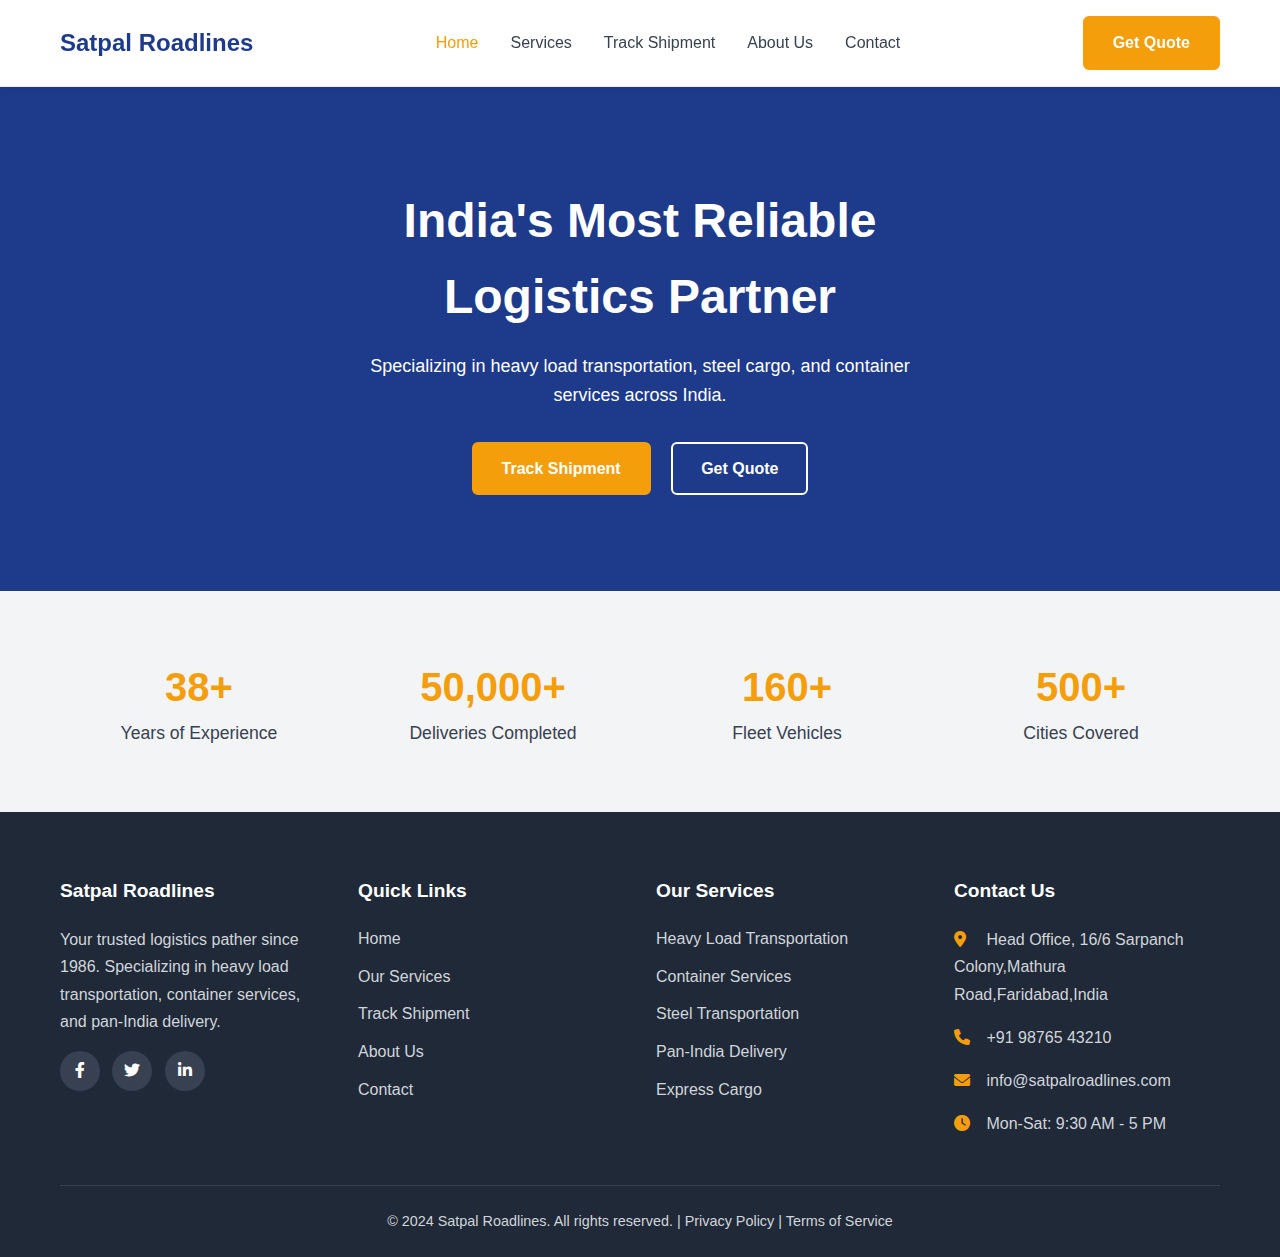
<file: index.html>
<!DOCTYPE html>
<html lang="en">
<head>
    <meta charset="UTF-8">
    <meta name="viewport" content="width=device-width, initial-scale=1.0">
    <title>Satpal Roadlines - Your Trusted Logistics Partner</title>
    <link rel="stylesheet" href="style.css">
    <link rel="stylesheet" href="https://cdnjs.cloudflare.com/ajax/libs/font-awesome/6.0.0-beta3/css/all.min.css">
</head>
<body>

    <header class="navbar">
        <div class="container">
            <a href="index.html" class="logo">
                <strong>Satpal Roadlines</strong>
            </a>
            <nav class="nav-menu">
                <ul class="nav-links">
                    <li><a href="index.html" class="active">Home</a></li>
                    <li><a href="services.html">Services</a></li>
                    <li><a href="track.html">Track Shipment</a></li>
                    <li><a href="about.html">About Us</a></li>
                    <li><a href="contact.html">Contact</a></li>
                </ul>
            </nav>
            <a href="contact.html" class="btn btn-primary">Get Quote</a>
            <div class="hamburger-menu">
                <i class="fas fa-bars"></i>
            </div>
        </div>
    </header>

    <main>
        <section id="hero">
            <div class="container">
                <h1>India's Most Reliable<br>Logistics Partner</h1>
                <p>Specializing in heavy load transportation, steel cargo, and container services across India.</p>
                <div class="hero-buttons">
                    <a href="track.html" class="btn btn-primary">Track Shipment</a>
                    <a href="contact.html" class="btn btn-secondary">Get Quote</a>
                </div>
            </div>
        </section>

        <section id="stats">
            <div class="container">
                <div class="stat-item">
                    <h3>38+</h3>
                    <p>Years of Experience</p>
                </div>
                <div class="stat-item">
                    <h3>50,000+</h3>
                    <p>Deliveries Completed</p>
                </div>
                <div class="stat-item">
                    <h3>160+</h3>
                    <p>Fleet Vehicles</p>
                </div>
                <div class="stat-item">
                    <h3>500+</h3>
                    <p>Cities Covered</p>
                </div>
            </div>
        </section>

        </main>

    <footer class="site-footer">
        <div class="container">
            <div class="footer-grid">
                
                <div class="footer-column">
                    <h4>Satpal Roadlines</h4>
                    <p>Your trusted logistics pather since 1986. Specializing in heavy load transportation, container services, and pan-India delivery.</p>
                    <div class="social-icons">
                        <a href="#"><i class="fab fa-facebook-f"></i></a>
                        <a href="#"><i class="fab fa-twitter"></i></a>
                        <a href="#"><i class="fab fa-linkedin-in"></i></a>
                    </div>
                </div>
                
                <div class="footer-column">
                    <h4>Quick Links</h4>
                    <ul>
                        <li><a href="index.html">Home</a></li>
                        <li><a href="services.html">Our Services</a></li>
                        <li><a href="track.html">Track Shipment</a></li>
                        <li><a href="about.html">About Us</a></li>
                        <li><a href="contact.html">Contact</a></li>
                    </ul>
                </div>
                
                <div class="footer-column">
                    <h4>Our Services</h4>
                    <ul>
                        <li><a href="#">Heavy Load Transportation</a></li>
                        <li><a href="#">Container Services</a></li>
                        <li><a href="#">Steel Transportation</a></li>
                        <li><a href="#">Pan-India Delivery</a></li>
                        <li><a href="#">Express Cargo</a></li>
                    </ul>
                </div>
                
                <div class="footer-column">
                    <h4>Contact Us</h4>
                    <p>
                        <i class="fas fa-map-marker-alt"></i> 
                        Head Office, 16/6 Sarpanch Colony,Mathura Road,Faridabad,India
                    </p>
                    <p>
                        <i class="fas fa-phone"></i> +91 98765 43210
                    </p>
                    <p>
                        <i class="fas fa-envelope"></i> info@satpalroadlines.com
                    </p>
                    <p>
                        <i class="fas fa-clock"></i> 
                        Mon-Sat: 9:30 AM - 5 PM
                    </p>
                </div>
                
            </div>
            <div class="footer-bottom">
                <p>&copy; 2024 Satpal Roadlines. All rights reserved. | <a href="#">Privacy Policy</a> | <a href="#">Terms of Service</a></p>
            </div>
        </div>
    </footer>

    <script src="script.js"></script>
</body>
</html>
</file>
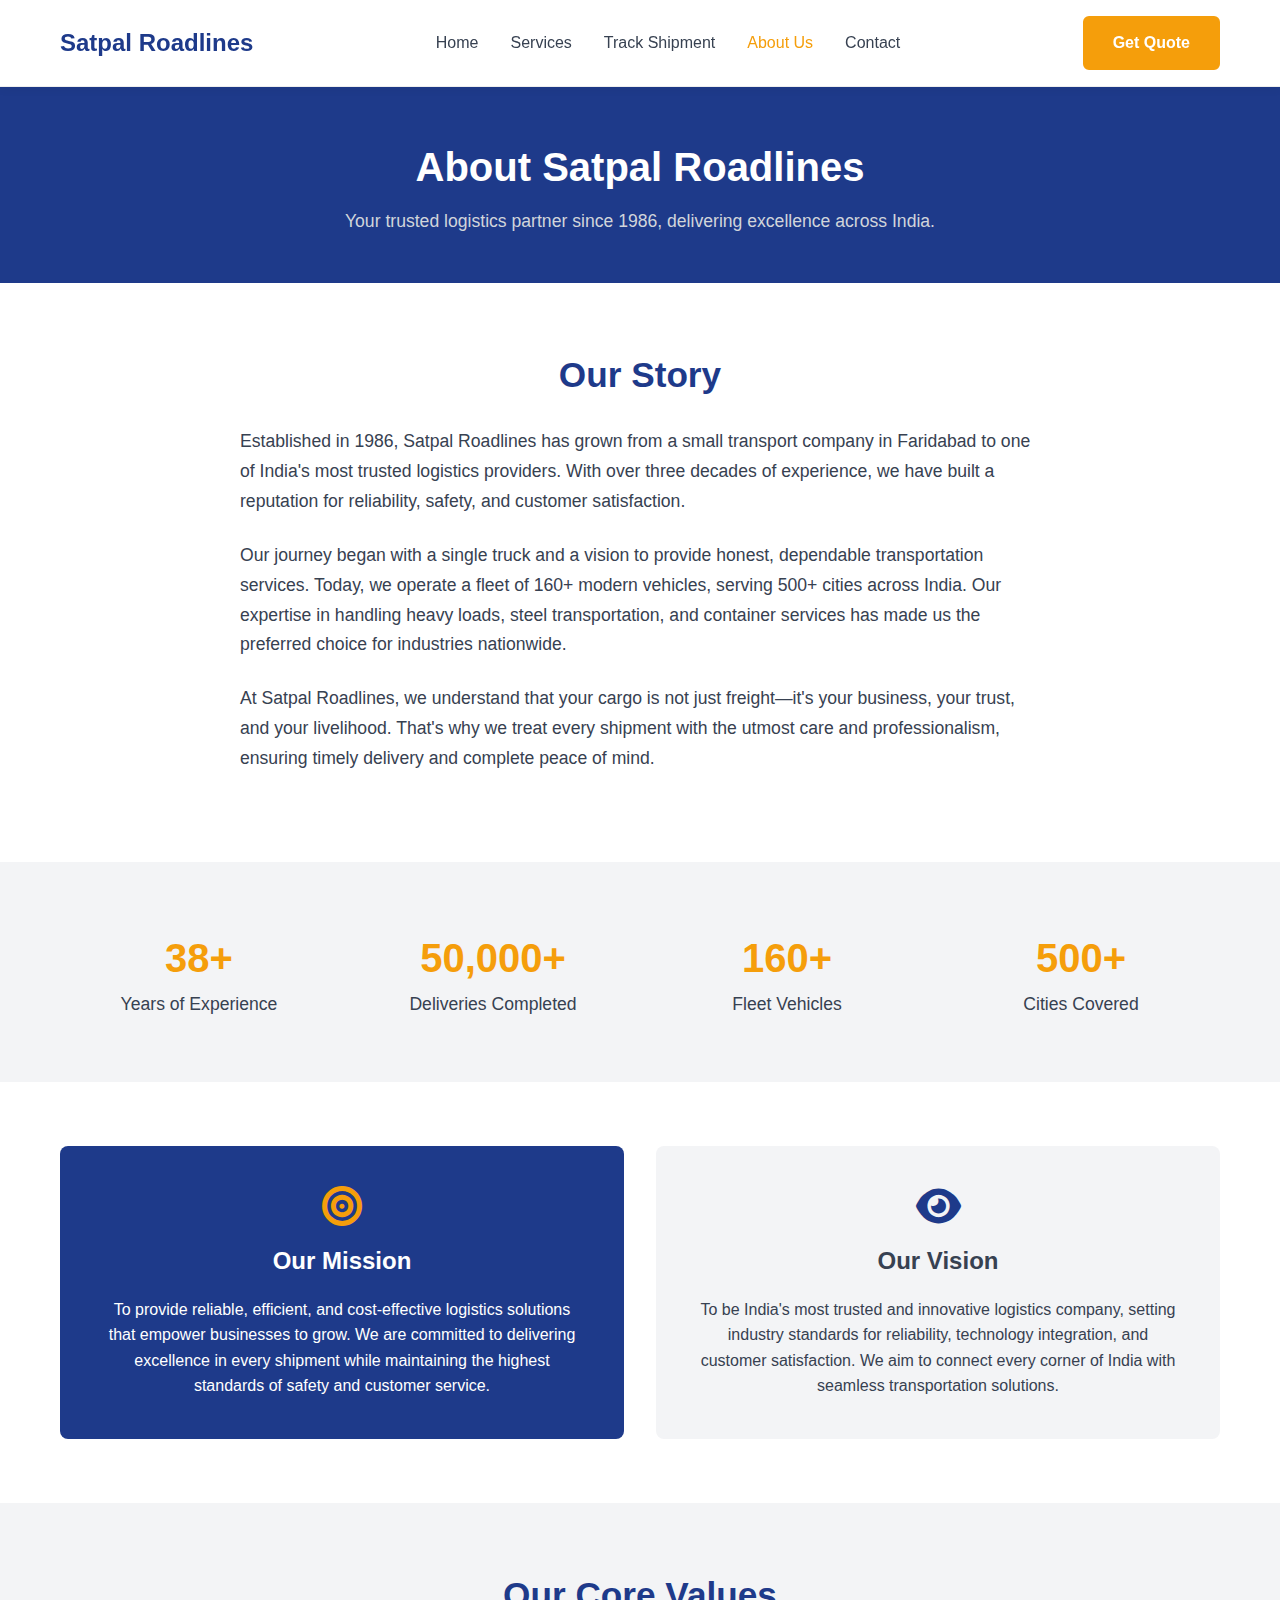
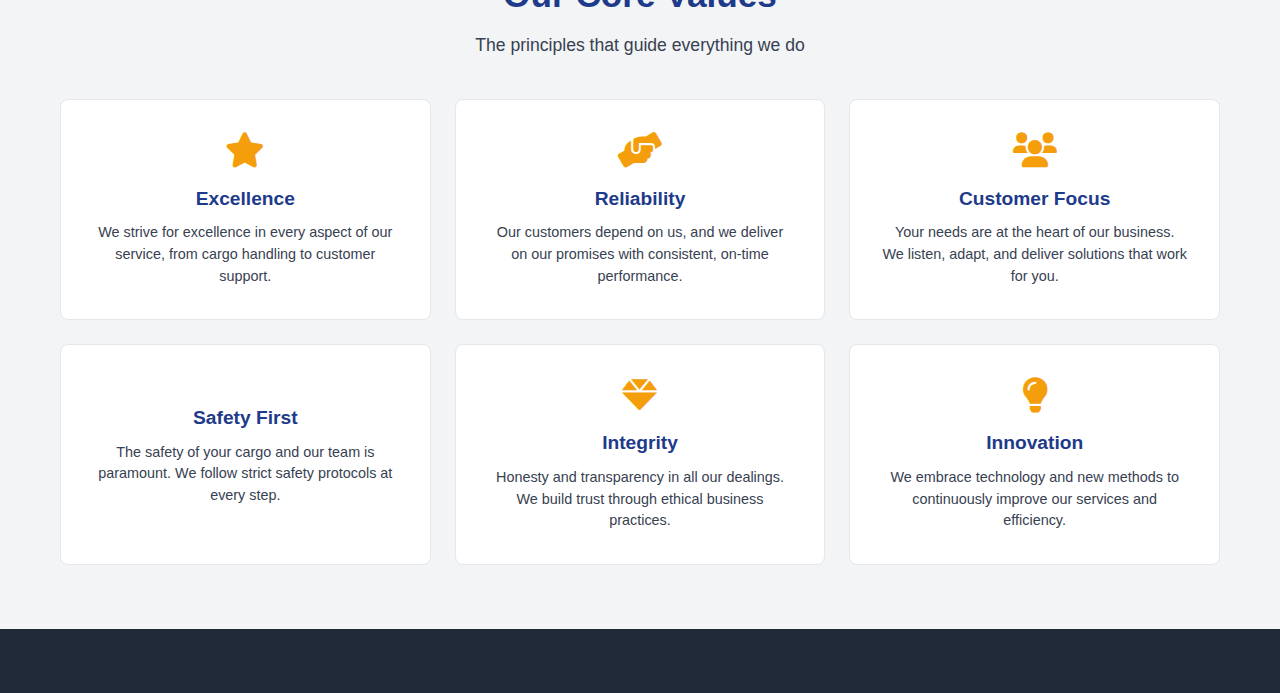
<file: about.html>
<!DOCTYPE html>
<html lang="en">
<head>
    <meta charset="UTF-8">
    <meta name="viewport" content="width=device-width, initial-scale=1.0">
    <title>About Satpal Roadlines</title>
    <link rel="stylesheet" href="style.css">
    <link rel="stylesheet" href="https://cdnjs.cloudflare.com/ajax/libs/font-awesome/6.0.0-beta3/css/all.min.css">
</head>
<body>

    <header class="navbar">
        <div class="container">
            <a href="index.html" class="logo">
                <strong>Satpal Roadlines</strong>
            </a>
            <nav class="nav-menu">
                <ul class="nav-links">
                    <li><a href="index.html">Home</a></li>
                    <li><a href="services.html">Services</a></li>
                    <li><a href="track.html">Track Shipment</a></li>
                    <li><a href="about.html" class="active">About Us</a></li>
                    <li><a href="contact.html">Contact</a></li>
                </ul>
            </nav>
            <a href="contact.html" class="btn btn-primary">Get Quote</a>
            <div class="hamburger-menu">
                <i class="fas fa-bars"></i>
            </div>
        </div>
    </header>

    <main>

        <section class="page-header">
            <div class="container">
                <h1>About Satpal Roadlines</h1>
                <p>Your trusted logistics partner since 1986, delivering excellence across India.</p>
            </div>
        </section>

        <section id="about-story">
            <div class="container">
                <div class="story-content">
                    <h2>Our Story</h2>
                    <p>Established in 1986, Satpal Roadlines has grown from a small transport company in Faridabad to one of India's most trusted logistics providers. With over three decades of experience, we have built a reputation for reliability, safety, and customer satisfaction.</p>
                    <p>Our journey began with a single truck and a vision to provide honest, dependable transportation services. Today, we operate a fleet of 160+ modern vehicles, serving 500+ cities across India. Our expertise in handling heavy loads, steel transportation, and container services has made us the preferred choice for industries nationwide.</p>
                    <p>At Satpal Roadlines, we understand that your cargo is not just freight—it's your business, your trust, and your livelihood. That's why we treat every shipment with the utmost care and professionalism, ensuring timely delivery and complete peace of mind.</p>
                </div>
            </div>
        </section>

        <section id="stats">
            <div class="container">
                <div class="stat-item">
                    <h3>38+</h3>
                    <p>Years of Experience</p>
                </div>
                <div class="stat-item">
                    <h3>50,000+</h3>
                    <p>Deliveries Completed</p>
                </div>
                <div class="stat-item">
                    <h3>160+</h3>
                    <p>Fleet Vehicles</p>
                </div>
                <div class="stat-item">
                    <h3>500+</h3>
                    <p>Cities Covered</p>
                </div>
            </div>
        </section>

        <section id="mission-vision">
            <div class="container">
                <div class="mission-vision-grid">
                    <div class="mission-card">
                        <i class="fas fa-bullseye"></i>
                        <h3>Our Mission</h3>
                        <p>To provide reliable, efficient, and cost-effective logistics solutions that empower businesses to grow. We are committed to delivering excellence in every shipment while maintaining the highest standards of safety and customer service.</p>
                    </div>
                    <div class="vision-card">
                        <i class="fas fa-eye"></i>
                        <h3>Our Vision</h3>
                        <p>To be India's most trusted and innovative logistics company, setting industry standards for reliability, technology integration, and customer satisfaction. We aim to connect every corner of India with seamless transportation solutions.</p>
                    </div>
                </div>
            </div>
        </section>

        <section id="core-values">
            <div class="container">
                <h2>Our Core Values</h2>
                <p class="section-subtitle">The principles that guide everything we do</p>
                <div class="values-grid">
                    
                    <div class="value-card">
                        <i class="fas fa-star"></i>
                        <h4>Excellence</h4>
                        <p>We strive for excellence in every aspect of our service, from cargo handling to customer support.</p>
                    </div>
                    <div class="value-card">
                        <i class="fas fa-handshake-angle"></i>
                        <h4>Reliability</h4>
                        <p>Our customers depend on us, and we deliver on our promises with consistent, on-time performance.</p>
                    </div>
                    <div class="value-card">
                        <i class="fas fa-users"></i>
                        <h4>Customer Focus</h4>
                        <p>Your needs are at the heart of our business. We listen, adapt, and deliver solutions that work for you.</p>
                    </div>
                    <div class="value-card">
                        <i class="fas fa-shield-halved"></i>
                        <h4>Safety First</h4>
                        <p>The safety of your cargo and our team is paramount. We follow strict safety protocols at every step.</p>
                    </div>
                    <div class="value-card">
                        <i class="fas fa-gem"></i>
                        <h4>Integrity</h4>
                        <p>Honesty and transparency in all our dealings. We build trust through ethical business practices.</p>
                    </div>
                    <div class="value-card">
                        <i class="fas fa-lightbulb"></i>
                        <h4>Innovation</h4>
                        <p>We embrace technology and new methods to continuously improve our services and efficiency.</p>
                    </div>

                </div>
            </div>
        </section>

    </main>

    <footer class="site-footer">
        </footer>

    <script src="script.js"></script>
</body>
</html>
</file>
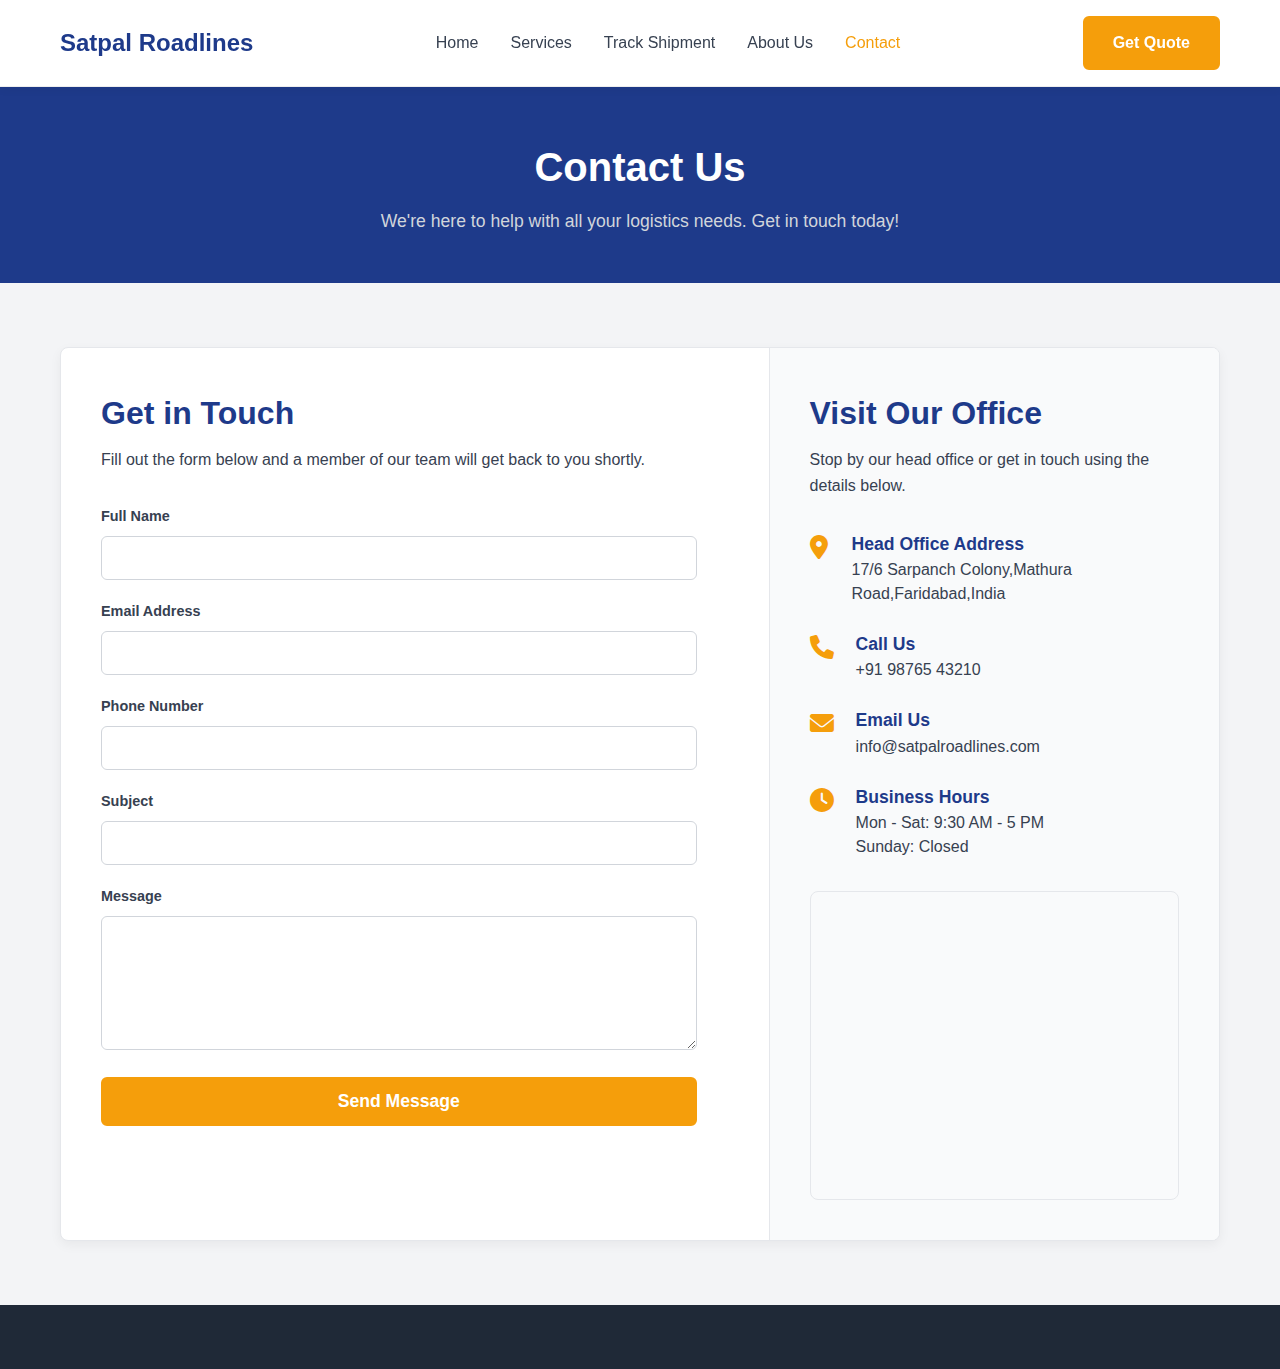
<file: contact.html>
<!DOCTYPE html>
<html lang="en">
<head>
    <meta charset="UTF-8">
    <meta name="viewport" content="width=device-width, initial-scale=1.0">
    <title>Contact Us - Satpal Roadlines</title>
    <link rel="stylesheet" href="style.css">
    <link rel="stylesheet" href="https://cdnjs.cloudflare.com/ajax/libs/font-awesome/6.0.0-beta3/css/all.min.css">
</head>
<body>

    <header class="navbar">
        <div class="container">
            <a href="index.html" class="logo">
                <strong>Satpal Roadlines</strong>
            </a>
            <nav class="nav-menu">
                <ul class="nav-links">
                    <li><a href="index.html">Home</a></li>
                    <li><a href="services.html">Services</a></li>
                    <li><a href="track.html">Track Shipment</a></li>
                    <li><a href="about.html">About Us</a></li>
                    <li><a href="contact.html" class="active">Contact</a></li>
                </ul>
            </nav>
            <a href="contact.html" class="btn btn-primary">Get Quote</a>
            <div class="hamburger-menu">
                <i class="fas fa-bars"></i>
            </div>
        </div>
    </header>

    <main>
        <section class="page-header">
            <div class="container">
                <h1>Contact Us</h1>
                <p>We're here to help with all your logistics needs. Get in touch today!</p>
            </div>
        </section>

        <section id="contact-page">
            <div class="container">
                <div class="contact-grid">
                    
                    <div class="contact-form-container">
                        <h2>Get in Touch</h2>
                        <p>Fill out the form below and a member of our team will get back to you shortly.</p>
                        <form id="contact-form">
                            <div class="form-group">
                                <label for="name">Full Name</label>
                                <input type="text" id="name" name="name" required>
                            </div>
                            <div class="form-group">
                                <label for="email">Email Address</label>
                                <input type="email" id="email" name="email" required>
                            </div>
                            <div class="form-group">
                                <label for="phone">Phone Number</label>
                                <input type="tel" id="phone" name="phone">
                            </div>
                            <div class="form-group">
                                <label for="subject">Subject</label>
                                <input type="text" id="subject" name="subject" required>
                            </div>
                            <div class="form-group">
                                <label for="message">Message</label>
                                <textarea id="message" name="message" rows="6" required></textarea>
                            </div>
                            <button type="submit" class="btn btn-primary">Send Message</button>
                        </form>
                    </div>

                    <div class="contact-info-container">
                        <h2>Visit Our Office</h2>
                        <p>Stop by our head office or get in touch using the details below.</p>
                        
                        <div class="info-item">
                            <i class="fas fa-map-marker-alt"></i>
                            <div>
                                <strong>Head Office Address</strong>
                                <p>17/6 Sarpanch Colony,Mathura Road,Faridabad,India</p>
                            </div>
                        </div>
                        <div class="info-item">
                            <i class="fas fa-phone"></i>
                            <div>
                                <strong>Call Us</strong>
                                <p>+91 98765 43210</p>
                            </div>
                        </div>
                        <div class="info-item">
                            <i class="fas fa-envelope"></i>
                            <div>
                                <strong>Email Us</strong>
                                <p>info@satpalroadlines.com</p>
                            </div>
                        </div>
                        <div class="info-item">
                            <i class="fas fa-clock"></i>
                            <div>
                                <strong>Business Hours</strong>
                                <p>Mon - Sat: 9:30 AM - 5 PM</p>
                                <p>Sunday: Closed</p>
                            </div>
                        </div>

                        <div class="map-container">
                            <iframe 
                                src="https://www.google.com/maps/embed?pb=!1m18!1m12!1m3!1d3509.6059068946374!2d77.30772978090839!3d28.400968713373377!2m3!1f0!2f0!3f0!3m2!1i1024!2i768!4f13.1!3m3!1m2!1s0x390cddf09a5cdd73%3A0x65b08a9569dc4083!2sSATPAL%20ROADLINES!5e0!3m2!1sen!2sin!4v1762782748509!5m2!1sen!2sin" 
                                width="100%" 
                                height="300" 
                                style="border:0;" 
                                allowfullscreen="" 
                                loading="lazy" 
                                referrerpolicy="no-referrer-when-downgrade">
                            </iframe>
                        </div>

                    </div>
                </div>
            </div>
        </section>

    </main>

    <footer class="site-footer">
        </footer>

    <script src="script.js"></script>
</body>
</html>
</file>
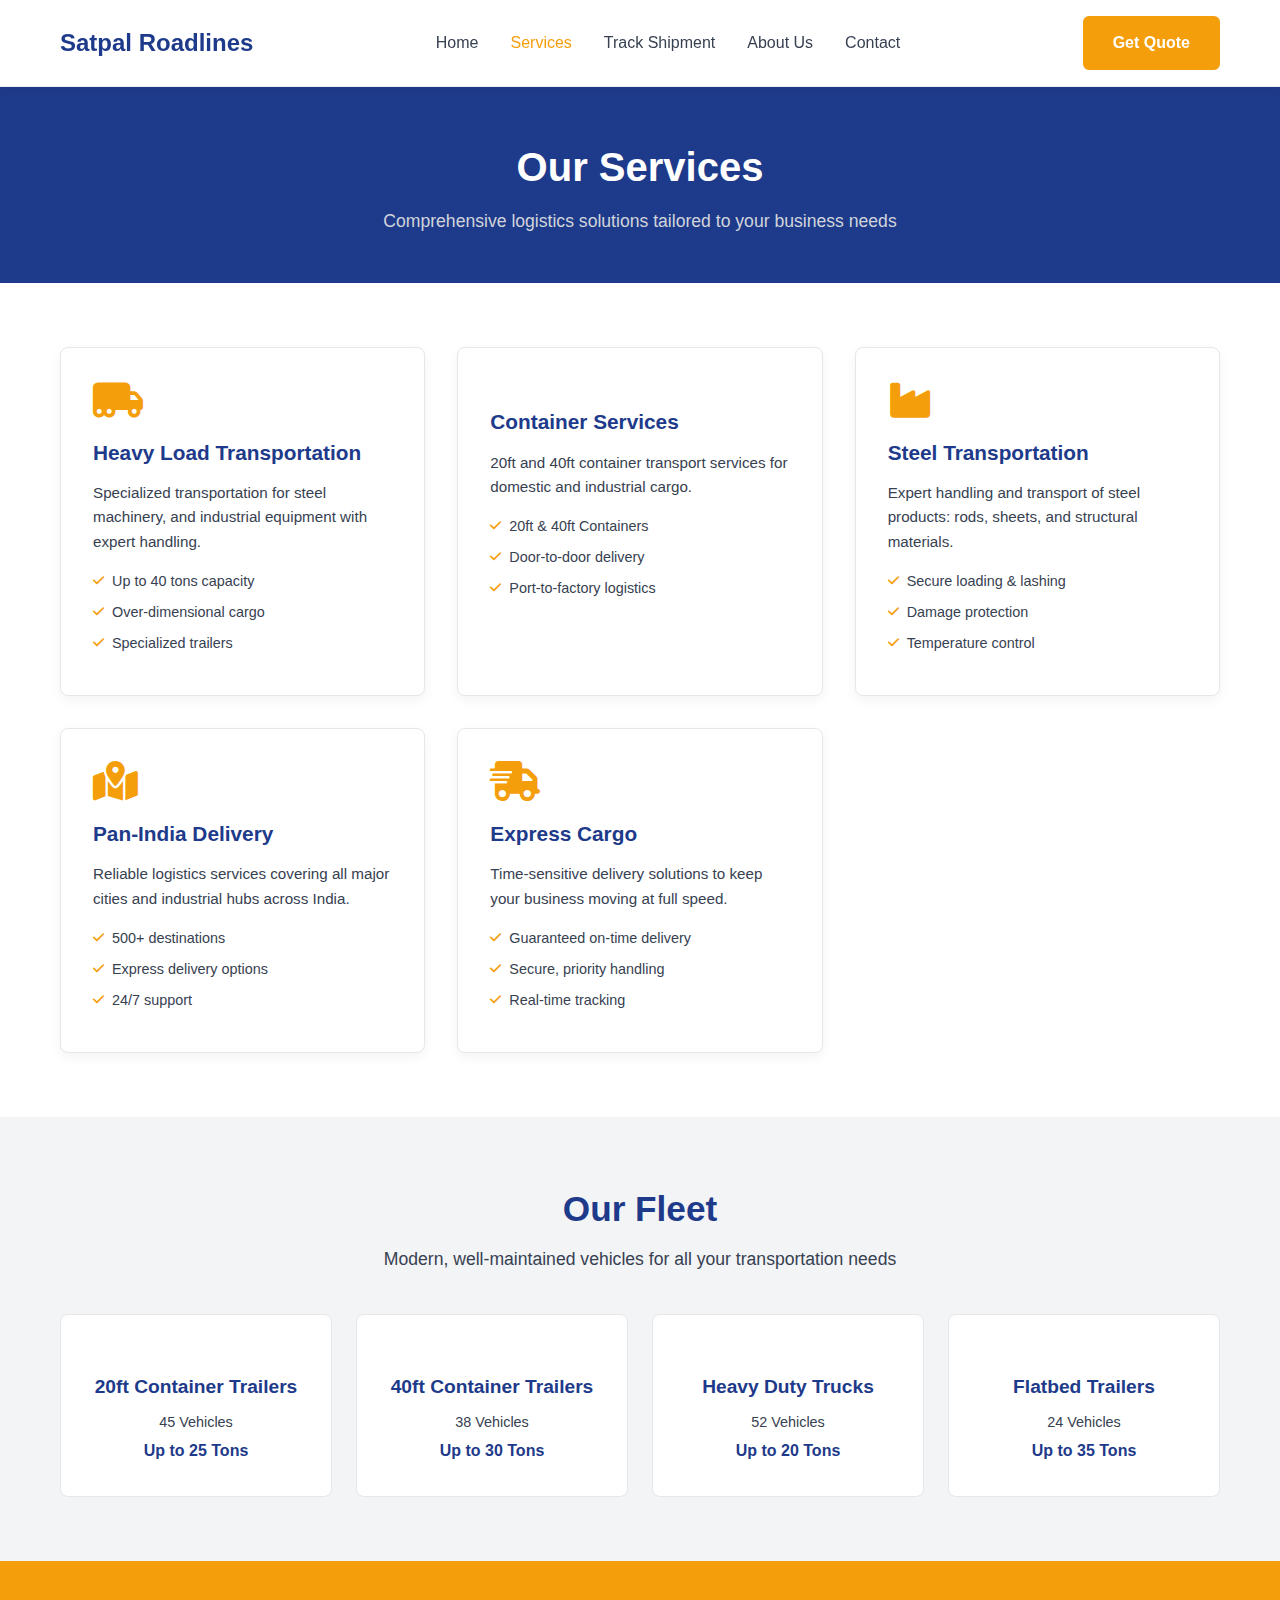
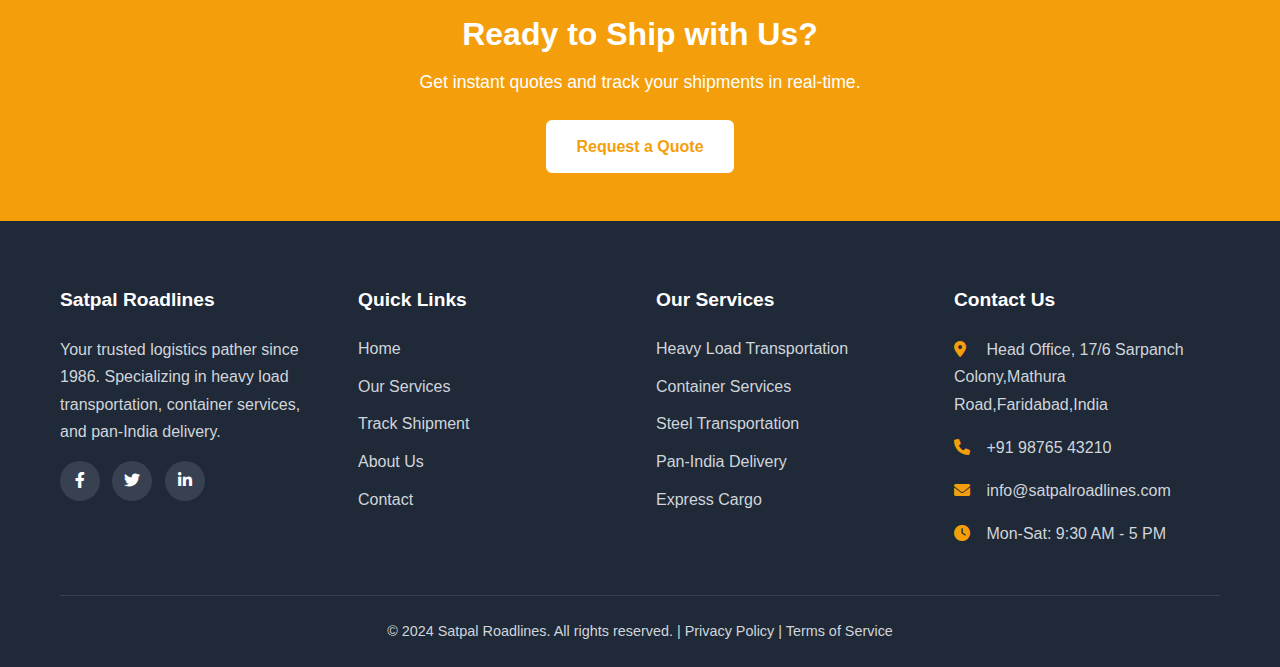
<file: services.html>
<!DOCTYPE html>
<html lang="en">
<head>
    <meta charset="UTF-8">
    <meta name="viewport" content="width=device-width, initial-scale=1.0">
    <title>Our Services - Satpal Roadlines</title>
    <link rel="stylesheet" href="style.css">
    <link rel="stylesheet" href="https://cdnjs.cloudflare.com/ajax/libs/font-awesome/6.0.0-beta3/css/all.min.css">
</head>
<body>

    <header class="navbar">
        <div class="container">
            <a href="index.html" class="logo">
                <strong>Satpal Roadlines</strong>
            </a>
            <nav class="nav-menu">
                <ul class="nav-links">
                    <li><a href="index.html">Home</a></li>
                    <li><a href="services.html" class="active">Services</a></li>
                    <li><a href="track.html">Track Shipment</a></li>
                    <li><a href="about.html">About Us</a></li>
                    <li><a href="contact.html">Contact</a></li>
                </ul>
            </nav>
            <a href="contact.html" class="btn btn-primary">Get Quote</a>
            <div class="hamburger-menu">
                <i class="fas fa-bars"></i>
            </div>
        </div>
    </header>

    <main>

        <section class="page-header">
            <div class="container">
                <h1>Our Services</h1>
                <p>Comprehensive logistics solutions tailored to your business needs</p>
            </div>
        </section>

        <section id="services-page-grid">
            <div class="container">
                <div class="services-container">

                    <div class="service-card">
                        <i class="fas fa-truck-moving"></i>
                        <h3>Heavy Load Transportation</h3>
                        <p>Specialized transportation for steel machinery, and industrial equipment with expert handling.</p>
                        <ul>
                            <li><i class="fas fa-check"></i> Up to 40 tons capacity</li>
                            <li><i class="fas fa-check"></i> Over-dimensional cargo</li>
                            <li><i class="fas fa-check"></i> Specialized trailers</li>
                        </ul>
                    </div>

                    <div class="service-card">
                        <i class="fas fa-container-storage"></i>
                        <h3>Container Services</h3>
                        <p>20ft and 40ft container transport services for domestic and industrial cargo.</p>
                        <ul>
                            <li><i class="fas fa-check"></i> 20ft & 40ft Containers</li>
                            <li><i class="fas fa-check"></i> Door-to-door delivery</li>
                            <li><i class="fas fa-check"></i> Port-to-factory logistics</li>
                        </ul>
                    </div>

                    <div class="service-card">
                        <i class="fas fa-industry"></i>
                        <h3>Steel Transportation</h3>
                        <p>Expert handling and transport of steel products: rods, sheets, and structural materials.</p>
                        <ul>
                            <li><i class="fas fa-check"></i> Secure loading & lashing</li>
                            <li><i class="fas fa-check"></i> Damage protection</li>
                            <li><i class="fas fa-check"></i> Temperature control</li>
                        </ul>
                    </div>

                    <div class="service-card">
                        <i class="fas fa-map-marked-alt"></i>
                        <h3>Pan-India Delivery</h3>
                        <p>Reliable logistics services covering all major cities and industrial hubs across India.</p>
                        <ul>
                            <li><i class="fas fa-check"></i> 500+ destinations</li>
                            <li><i class="fas fa-check"></i> Express delivery options</li>
                            <li><i class="fas fa-check"></i> 24/7 support</li>
                        </ul>
                    </div>

                    <div class="service-card">
                        <i class="fas fa-shipping-fast"></i>
                        <h3>Express Cargo</h3>
                        <p>Time-sensitive delivery solutions to keep your business moving at full speed.</p>
                        <ul>
                            <li><i class="fas fa-check"></i> Guaranteed on-time delivery</li>
                            <li><i class="fas fa-check"></i> Secure, priority handling</li>
                            <li><i class="fas fa-check"></i> Real-time tracking</li>
                        </ul>
                    </div>

                </div>
            </div>
        </section>

        <section id="fleet">
            <div class="container">
                <h2>Our Fleet</h2>
                <p class="section-subtitle">Modern, well-maintained vehicles for all your transportation needs</p>
                <div class="fleet-container">
                    
                    <div class="fleet-card">
                        <i class="fas fa-truck-container"></i>
                        <h3>20ft Container Trailers</h3>
                        <p>45 Vehicles</p>
                        <span>Up to 25 Tons</span>
                    </div>

                    <div class="fleet-card">
                        <i class="fas fa-truck-container"></i>
                        <h3>40ft Container Trailers</h3>
                        <p>38 Vehicles</p>
                        <span>Up to 30 Tons</span>
                    </div>

                    <div class="fleet-card">
                        <i class="fas fa-truck-heavy"></i>
                        <h3>Heavy Duty Trucks</h3>
                        <p>52 Vehicles</p>
                        <span>Up to 20 Tons</span>
                    </div>

                    <div class="fleet-card">
                        <i class="fas fa-truck-flatbed"></i>
                        <h3>Flatbed Trailers</h3>
                        <p>24 Vehicles</p>
                        <span>Up to 35 Tons</span>
                    </div>
                </div>
            </div>
        </section>
        
        <section id="cta-banner">
            <div class="container">
                <h2>Ready to Ship with Us?</h2>
                <p>Get instant quotes and track your shipments in real-time.</p>
                <a href="contact.html" class="btn btn-light">Request a Quote</a>
            </div>
        </section>

    </main>

    <footer class="site-footer">
        <div class="container">
            <div class="footer-grid">
                
                <div class="footer-column">
                    <h4>Satpal Roadlines</h4>
                    <p>Your trusted logistics pather since 1986. Specializing in heavy load transportation, container services, and pan-India delivery.</p>
                    <div class="social-icons">
                        <a href="#"><i class="fab fa-facebook-f"></i></a>
                        <a href="#"><i class="fab fa-twitter"></i></a>
                        <a href="#"><i class="fab fa-linkedin-in"></i></a>
                    </div>
                </div>
                
                <div class="footer-column">
                    <h4>Quick Links</h4>
                    <ul>
                        <li><a href="index.html">Home</a></li>
                        <li><a href="services.html">Our Services</a></li>
                        <li><a href="track.html">Track Shipment</a></li>
                        <li><a href="about.html">About Us</a></li>
                        <li><a href="contact.html">Contact</a></li>
                    </ul>
                </div>
                
                <div class="footer-column">
                    <h4>Our Services</h4>
                    <ul>
                        <li><a href="#">Heavy Load Transportation</a></li>
                        <li><a href="#">Container Services</a></li>
                        <li><a href="#">Steel Transportation</a></li>
                        <li><a href="#">Pan-India Delivery</a></li>
                        <li><a href="#">Express Cargo</a></li>
                    </ul>
                </div>
                
                <div class="footer-column">
                    <h4>Contact Us</h4>
                    <p>
                        <i class="fas fa-map-marker-alt"></i> 
                        Head Office, 17/6 Sarpanch Colony,Mathura Road,Faridabad,India
                    </p>
                    <p>
                        <i class="fas fa-phone"></i> +91 98765 43210
                    </p>
                    <p>
                        <i class="fas fa-envelope"></i> info@satpalroadlines.com
                    </p>
                    <p>
                        <i class="fas fa-clock"></i> 
                        Mon-Sat: 9:30 AM - 5 PM
                    </p>
                </div>
                
            </div>
            <div class="footer-bottom">
                <p>&copy; 2024 Satpal Roadlines. All rights reserved. | <a href="#">Privacy Policy</a> | <a href="#">Terms of Service</a></p>
            </div>
        </div>
    </footer>

    <script src="script.js"></script>
</body>
</html>
</file>
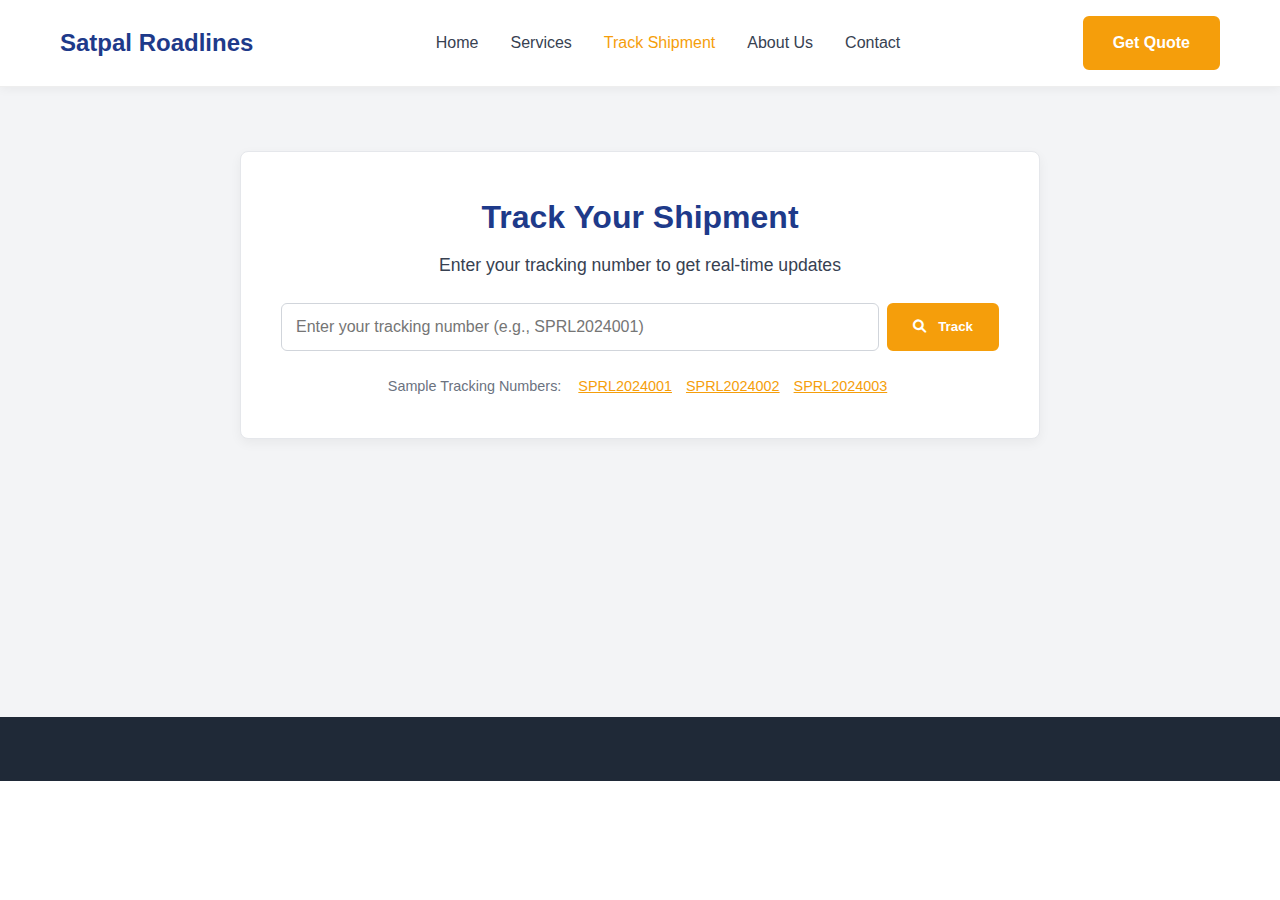
<file: track.html>
<!DOCTYPE html>
<html lang="en">
<head>
    <meta charset="UTF-8">
    <meta name="viewport" content="width=device-width, initial-scale=1.0">
    <title>Track Your Shipment - Satpal Roadlines</title>
    <link rel="stylesheet" href="style.css">
    <link rel="stylesheet" href="https://cdnjs.cloudflare.com/ajax/libs/font-awesome/6.0.0-beta3/css/all.min.css">
</head>
<body>

    <header class="navbar">
        <div class="container">
            <a href="index.html" class="logo">
                <strong>Satpal Roadlines</strong>
            </a>
            <nav class="nav-menu">
                <ul class="nav-links">
                    <li><a href="index.html">Home</a></li>
                    <li><a href="services.html">Services</a></li>
                    <li><a href="track.html" class="active">Track Shipment</a></li>
                    <li><a href="about.html">About Us</a></li>
                    <li><a href="contact.html">Contact</a></li>
                </ul>
            </nav>
            <a href="contact.html" class="btn btn-primary">Get Quote</a>
            <div class="hamburger-menu">
                <i class="fas fa-bars"></i>
            </div>
        </div>
    </header>

    <main>
        <section id="tracking-page">
            <div class="container">
                
                <div class="tracking-form-container">
                    <h1>Track Your Shipment</h1>
                    <p>Enter your tracking number to get real-time updates</p>
                    
                    <form id="tracking-form">
                        <input type="text" id="tracking-input" placeholder="Enter your tracking number (e.g., SPRL2024001)">
                        <button type="submit" class="btn btn-primary"><i class="fas fa-search"></i> Track</button>
                    </form>
                    
                    <div class="sample-numbers">
                        <span>Sample Tracking Numbers:</span>
                        <a href="#" class="sample-link">SPRL2024001</a>
                        <a href="#" class="sample-link">SPRL2024002</a>
                        <a href="#" class="sample-link">SPRL2024003</a>
                    </div>
                </div>

                <div id="tracking-results" class="hidden">
                    
                    <div class="status-header">
                        <h2><i class="fas fa-truck-ramp-box"></i> Shipment Status: In Transit</h2>
                    </div>

                    <div class="shipment-details-grid">
                        <div class="detail-item">
                            <label>Tracking Number</label>
                            <span id="result-tracking-number">SPRL2024001</span>
                        </div>
                        <div class="detail-item">
                            <label>Current Location</label>
                            <span id="result-location"><i class="fas fa-map-marker-alt"></i> Surat, Gujarat</span>
                        </div>
                        <div class="detail-item">
                            <label>Estimated Delivery</label>
                            <span id="result-delivery"><i class="fas fa-calendar-check"></i> 28 Jul 2024</span>
                        </div>
                        <div class="detail-item">
                            <label>Origin</label>
                            <span id="result-origin">Mumbai, Maharashtra</span>
                        </div>
                        <div class="detail-item">
                            <label>Destination</label>
                            <span id="result-destination">Delhi, NCR</span>
                        </div>
                        <div class="detail-item">
                            <label>Weight</label>
                            <span id="result-weight">12 Tons</span>
                        </div>
                    </div>

                    <div class="shipment-timeline">
                        <h3>Shipment Timeline</h3>
                        
                        <div class="timeline-item">
                            <div class="timeline-dot"></div>
                            <div class="timeline-content">
                                <strong>In Transit</strong>
                                <p>Jaipur, Rajasthan</p>
                                <small>2024-07-27 11:15 AM</small>
                            </div>
                        </div>
                        <div class="timeline-item">
                            <div class="timeline-dot"></div>
                            <div class="timeline-content">
                                <strong>In Transit</strong>
                                <p>Surat Hub, Gujarat</p>
                                <small>2024-07-26 08:30 AM</small>
                            </div>
                        </div>
                        <div class="timeline-item">
                            <div class="timeline-dot"></div>
                            <div class="timeline-content">
                                <strong>Picked Up</strong>
                                <p>Mumbai Warehouse</p>
                                <small>2024-07-25 04:45 PM</small>
                            </div>
                        </div>
                        <div class="timeline-item">
                            <div class="timeline-dot"></div>
                            <div class="timeline-content">
                                <strong>Shipment Booked</strong>
                                <p>Mumbai, Maharashtra</p>
                                <small>2024-07-25 12:00 AM</small>
                            </div>
                        </div>

                    </div>
                </div>

            </div>
        </section>
    </main>

    <footer class="site-footer">
        </footer>

    <script src="script.js"></script>
</body>
</html>
</file>
<file: style.css>
/* ========== GLOBAL STYLES ========== */
:root {
    --primary-color: #F59E0B; /* Orange from 'Get Quote' button */
    --dark-blue: #1E3A8A;   /* A dark blue for text/headings */
    --light-gray: #F3F4F6;  /* Light background for sections */
    --text-color: #374151;
    --footer-bg: #1F2937;
}

* {
    margin: 0;
    padding: 0;
    box-sizing: border-box;
}

body {
    font-family: -apple-system, BlinkMacSystemFont, "Segoe UI", Roboto, Helvetica, Arial, sans-serif;
    line-height: 1.6;
    color: var(--text-color);
}

.container {
    max-width: 1200px;
    margin: 0 auto;
    padding: 0 20px;
}

a {
    text-decoration: none;
    color: var(--primary-color);
}

ul {
    list-style: none;
}

/* ========== BUTTON STYLES ========== */
.btn {
    display: inline-block;
    padding: 12px 28px;
    border-radius: 6px;
    font-weight: 600;
    text-align: center;
    transition: all 0.3s ease;
}

.btn-primary {
    background-color: var(--primary-color);
    color: #FFF;
    border: 2px solid var(--primary-color);
}

.btn-primary:hover {
    background-color: #d38300;
    border-color: #d38300;
}

.btn-secondary {
    background-color: transparent;
    color: #FFF;
    border: 2px solid #FFF;
}

.btn-secondary:hover {
    background-color: #FFF;
    color: #000;
}

/* ========== NAVBAR ========== */
.navbar {
    background-color: #FFF;
    border-bottom: 1px solid #EEE;
    padding: 1rem 0;
    position: sticky;
    top: 0;
    z-index: 1000;
    box-shadow: 0 2px 10px rgba(0,0,0,0.05);
}

.navbar .container {
    display: flex;
    justify-content: space-between;
    align-items: center;
}

.logo {
    font-size: 1.5rem;
    font-weight: 700;
    color: var(--dark-blue);
}

.nav-menu {
    display: flex;
}

.nav-links {
    display: flex;
    align-items: center;
}

.nav-links li {
    margin: 0 1rem;
}

.nav-links a {
    color: var(--text-color);
    font-weight: 500;
    transition: color 0.3s ease;
}

.nav-links a:hover,
.nav-links a.active {
    color: var(--primary-color);
}

.hamburger-menu {
    display: none;
    font-size: 1.5rem;
    cursor: pointer;
}

/* ========== HERO SECTION ========== */
#hero {
    background-color: var(--dark-blue); /* Placeholder */
    /* Add your hero background image here */
    /* background-image: url('images/hero-background.jpg'); */
    background-size: cover;
    background-position: center;
    color: #FFF;
    text-align: center;
    padding: 6rem 0;
}

#hero h1 {
    font-size: 3rem;
    margin-bottom: 1rem;
}

#hero p {
    font-size: 1.125rem;
    max-width: 600px;
    margin: 0 auto 2rem;
}

.hero-buttons .btn {
    margin: 0 0.5rem;
}

/* ========== STATS SECTION ========== */
#stats {
    background-color: var(--light-gray);
    padding: 4rem 0;
}

#stats .container {
    display: grid;
    grid-template-columns: repeat(4, 1fr);
    gap: 1rem;
    text-align: center;
}

.stat-item h3 {
    font-size: 2.5rem;
    color: var(--primary-color);
    font-weight: 700;
}

.stat-item p {
    font-size: 1.1rem;
    color: var(--text-color);
}

/* ========== FOOTER ========== */
.site-footer {
    background-color: var(--footer-bg);
    color: #D1D5DB;
    padding: 4rem 0 0;
}

.footer-grid {
    display: grid;
    grid-template-columns: repeat(auto-fit, minmax(250px, 1fr));
    gap: 2rem;
}

.footer-column h4 {
    font-size: 1.2rem;
    color: #FFF;
    margin-bottom: 1.25rem;
}

.footer-column p {
    margin-bottom: 1rem;
    line-height: 1.7;
}

.footer-column ul li {
    margin-bottom: 0.75rem;
}

.footer-column ul li a {
    color: #D1D5DB;
    transition: color 0.3s ease;
}

.footer-column ul li a:hover {
    color: var(--primary-color);
}

.footer-column p i {
    width: 20px;
    margin-right: 8px;
    color: var(--primary-color);
}

.social-icons a {
    display: inline-block;
    width: 40px;
    height: 40px;
    line-height: 40px;
    border-radius: 50%;
    background-color: #374151;
    color: #FFF;
    text-align: center;
    margin-right: 0.5rem;
    transition: background-color 0.3s ease;
}

.social-icons a:hover {
    background-color: var(--primary-color);
}

.footer-bottom {
    border-top: 1px solid #374151;
    margin-top: 2rem;
    padding: 1.5rem 0;
    text-align: center;
    font-size: 0.9rem;
}

.footer-bottom a {
    color: #D1D5DB;
}

.footer-bottom a:hover {
    color: var(--primary-color);
}


/* ========== RESPONSIVENESS (for mobile) ========== */
@media (max-width: 768px) {
    .nav-menu {
        display: none; /* Hide desktop menu */
    }
    .hamburger-menu {
        display: block; /* Show hamburger icon */
    }
    
    .navbar .btn {
        display: none; /* Hide 'Get Quote' on small screens */
    }

    #hero h1 {
        font-size: 2.2rem;
    }

    #stats .container {
        grid-template-columns: repeat(2, 1fr);
        gap: 2rem;
    }
}
/* ==========
   ADD THIS TO THE BOTTOM OF YOUR EXISTING style.css FILE
   ========== */

/* ========== PAGE HEADER ========== */
.page-header {
    background-color: var(--dark-blue);
    color: #FFF;
    padding: 3rem 0;
    text-align: center;
}

.page-header h1 {
    font-size: 2.5rem;
    margin-bottom: 0.5rem;
}

.page-header p {
    font-size: 1.1rem;
    color: #D1D5DB;
}

/* ========== SERVICES PAGE GRID ========== */
#services-page-grid {
    padding: 4rem 0;
    background-color: #FFF;
}

.services-container {
    display: grid;
    grid-template-columns: repeat(auto-fit, minmax(320px, 1fr));
    gap: 2rem;
}

.service-card {
    background-color: #FFF;
    border: 1px solid #E5E7EB;
    border-radius: 8px;
    padding: 2rem;
    box-shadow: 0 4px 12px rgba(0,0,0,0.05);
    transition: all 0.3s ease;
}

.service-card:hover {
    transform: translateY(-5px);
    box-shadow: 0 6px 16px rgba(0,0,0,0.1);
}

.service-card i.fas {
    font-size: 2.5rem;
    color: var(--primary-color);
    margin-bottom: 1rem;
}

.service-card h3 {
    font-size: 1.3rem;
    color: var(--dark-blue);
    margin-bottom: 0.75rem;
}

.service-card p {
    font-size: 0.95rem;
    margin-bottom: 1rem;
}

.service-card ul {
    list-style: none;
}

.service-card ul li {
    font-size: 0.9rem;
    margin-bottom: 0.5rem;
    display: flex;
    align-items: center;
}

.service-card ul li i.fas {
    font-size: 0.8rem;
    color: var(--primary-color);
    margin-right: 8px;
    margin-bottom: 0;
}

/* ========== OUR FLEET SECTION ========== */
#fleet {
    padding: 4rem 0;
    background-color: var(--light-gray);
    text-align: center;
}

#fleet h2 {
    font-size: 2.2rem;
    color: var(--dark-blue);
    margin-bottom: 0.5rem;
}

.section-subtitle {
    font-size: 1.1rem;
    color: var(--text-color);
    margin-bottom: 2.5rem;
    max-width: 600px;
    margin-left: auto;
    margin-right: auto;
}

.fleet-container {
    display: grid;
    grid-template-columns: repeat(4, 1fr);
    gap: 1.5rem;
}

.fleet-card {
    background: #FFF;
    border: 1px solid #E5E7EB;
    border-radius: 8px;
    padding: 2rem;
    text-align: center;
}

.fleet-card i.fas {
    font-size: 2.5rem;
    color: var(--primary-color);
    margin-bottom: 1rem;
}

.fleet-card h3 {
    font-size: 1.2rem;
    color: var(--dark-blue);
    margin-bottom: 0.5rem;
}

.fleet-card p {
    font-size: 0.9rem;
    color: var(--text-color);
}

.fleet-card span {
    font-size: 1rem;
    font-weight: 600;
    color: var(--dark-blue);
    margin-top: 0.25rem;
    display: block;
}

/* ========== CTA BANNER SECTION ========== */
#cta-banner {
    background-color: var(--primary-color);
    color: #FFF;
    padding: 3rem 0;
    text-align: center;
}

#cta-banner h2 {
    font-size: 2rem;
    margin-bottom: 0.5rem;
}

#cta-banner p {
    font-size: 1.1rem;
    margin-bottom: 1.5rem;
}

.btn-light {
    background-color: #FFF;
    color: var(--primary-color);
    border: 2px solid #FFF;
    padding: 12px 28px;
    border-radius: 6px;
    font-weight: 600;
    text-align: center;
    transition: all 0.3s ease;
    display: inline-block;
    text-decoration: none;
}

.btn-light:hover {
    background-color: transparent;
    color: #FFF;
}

/* ========== RESPONSIVENESS (for new sections) ========== */
@media (max-width: 992px) {
    .fleet-container {
        grid-template-columns: repeat(2, 1fr);
    }
}

@media (max-width: 768px) {
    .services-container {
        grid-template-columns: 1fr;
    }
}

@media (max-width: 576px) {
    .fleet-container {
        grid-template-columns: 1fr;
    }
}
/* ==========
   ADD THIS TO THE BOTTOM OF YOUR EXISTING style.css FILE
   ========== */

/* ========== TRACKING PAGE ========== */
#tracking-page {
    padding: 4rem 0;
    background-color: var(--light-gray);
    min-height: 70vh;
}

.tracking-form-container {
    max-width: 800px;
    margin: 0 auto 2rem auto;
    padding: 2.5rem;
    background: #FFF;
    border: 1px solid #E5E7EB;
    border-radius: 8px;
    box-shadow: 0 4px 12px rgba(0,0,0,0.05);
    text-align: center;
}

.tracking-form-container h1 {
    font-size: 2rem;
    color: var(--dark-blue);
    margin-bottom: 0.5rem;
}

.tracking-form-container p {
    font-size: 1.1rem;
    margin-bottom: 1.5rem;
}

#tracking-form {
    display: flex;
    gap: 0.5rem;
}

#tracking-input {
    flex: 1;
    padding: 14px;
    font-size: 1rem;
    border: 1px solid #D1D5DB;
    border-radius: 6px;
}

#tracking-form .btn {
    padding-left: 1.5rem;
    padding-right: 1.5rem;
}

#tracking-form .btn i {
    margin-right: 8px;
}

.sample-numbers {
    margin-top: 1.5rem;
    font-size: 0.9rem;
}

.sample-numbers span {
    color: #6B7280;
    margin-right: 8px;
}

.sample-numbers .sample-link {
    color: var(--primary-color);
    text-decoration: underline;
    margin: 0 5px;
    cursor: pointer;
}

/* ========== TRACKING RESULTS ========== */
#tracking-results {
    max-width: 800px;
    margin: 2rem auto;
    background: #FFF;
    border: 1px solid #E5E7EB;
    border-radius: 8px;
    box-shadow: 0 4px 12px rgba(0,0,0,0.05);
    overflow: hidden; /* For border-radius */
}

#tracking-results.hidden {
    display: none;
}

.status-header {
    background-color: var(--dark-blue);
    color: #FFF;
    padding: 1.25rem 2rem;
}

.status-header h2 {
    font-size: 1.3rem;
    margin: 0;
}

.status-header h2 i {
    margin-right: 10px;
    color: var(--primary-color);
}

.shipment-details-grid {
    display: grid;
    grid-template-columns: repeat(3, 1fr);
    gap: 1.5rem;
    padding: 2rem;
    border-bottom: 1px solid #E5E7EB;
}

.detail-item {
    display: flex;
    flex-direction: column;
}

.detail-item label {
    font-size: 0.85rem;
    color: #6B7280;
    margin-bottom: 4px;
    text-transform: uppercase;
}

.detail-item span {
    font-size: 1.1rem;
    font-weight: 600;
    color: var(--dark-blue);
}

.detail-item span i {
    color: var(--primary-color);
    margin-right: 5px;
}

/* Timeline */
.shipment-timeline {
    padding: 2rem;
}

.shipment-timeline h3 {
    font-size: 1.25rem;
    color: var(--dark-blue);
    margin-bottom: 1.5rem;
}

.timeline-item {
    display: flex;
    position: relative;
    padding-left: 30px; /* Space for dot and line */
    padding-bottom: 1.5rem;
}

/* Vertical line */
.timeline-item::before {
    content: '';
    position: absolute;
    left: 8px;
    top: 5px;
    bottom: -5px;
    width: 2px;
    background-color: #E5E7EB;
}

/* Last item shouldn't have a line going down */
.timeline-item:last-child::before {
    display: none;
}

.timeline-dot {
    position: absolute;
    left: 0;
    top: 5px;
    width: 18px;
    height: 18px;
    background-color: #FFF;
    border: 3px solid var(--primary-color);
    border-radius: 50%;
    z-index: 1;
}

.timeline-item:first-child .timeline-dot {
    background-color: var(--primary-color);
}

.timeline-content strong {
    font-size: 1rem;
    color: var(--dark-blue);
}

.timeline-content p {
    font-size: 0.9rem;
    margin: 2px 0;
}

.timeline-content small {
    font-size: 0.85rem;
    color: #6B7280;
}

/* ========== RESPONSIVENESS (for tracking page) ========== */
@media (max-width: 768px) {
    .shipment-details-grid {
        grid-template-columns: repeat(2, 1fr);
    }
}

@media (max-width: 576px) {
    #tracking-form {
        flex-direction: column;
    }
    
    .shipment-details-grid {
        grid-template-columns: 1fr;
    }
}
/* ==========
   ADD THIS TO THE BOTTOM OF YOUR EXISTING style.css FILE
   ========== */

/* ========== ABOUT STORY SECTION ========== */
#about-story {
    padding: 4rem 0;
    background: #FFF;
}

.story-content {
    max-width: 800px;
    margin: 0 auto;
    text-align: center;
}

.story-content h2 {
    font-size: 2.2rem;
    color: var(--dark-blue);
    margin-bottom: 1.5rem;
}

.story-content p {
    font-size: 1.1rem;
    line-height: 1.7;
    margin-bottom: 1.5rem;
    text-align: left;
}

/* ========== MISSION & VISION SECTION ========== */
#mission-vision {
    padding: 4rem 0;
    background: #FFF;
}

.mission-vision-grid {
    display: grid;
    grid-template-columns: 1fr 1fr;
    gap: 2rem;
}

.mission-card,
.vision-card {
    padding: 2.5rem;
    border-radius: 8px;
    text-align: center;
}

.mission-card {
    background-color: var(--dark-blue);
    color: #FFF;
}

.vision-card {
    background-color: var(--light-gray);
    color: var(--text-color);
}

.mission-card i,
.vision-card i {
    font-size: 2.5rem;
    margin-bottom: 1rem;
}

.mission-card i {
    color: var(--primary-color);
}

.vision-card i {
    color: var(--dark-blue);
}

.mission-card h3,
.vision-card h3 {
    font-size: 1.5rem;
    margin-bottom: 1rem;
}

.mission-card p,
.vision-card p {
    font-size: 1rem;
    line-height: 1.6;
}

/* ========== CORE VALUES SECTION ========== */
#core-values {
    padding: 4rem 0;
    background: var(--light-gray);
    text-align: center;
}

#core-values h2 {
    font-size: 2.2rem;
    color: var(--dark-blue);
    margin-bottom: 0.5rem;
}

.values-grid {
    display: grid;
    grid-template-columns: repeat(3, 1fr);
    gap: 1.5rem;
    margin-top: 2.5rem;
}

.value-card {
    background: #FFF;
    border: 1px solid #E5E7EB;
    border-radius: 8px;
    padding: 2rem;
    text-align: center;
}

.value-card i {
    font-size: 2.2rem;
    color: var(--primary-color);
    margin-bottom: 1rem;
}

.value-card h4 {
    font-size: 1.2rem;
    color: var(--dark-blue);
    margin-bottom: 0.5rem;
}

.value-card p {
    font-size: 0.9rem;
    line-height: 1.5;
}

/* ========== RESPONSIVENESS (for about page) ========== */
@media (max-width: 992px) {
    .values-grid {
        grid-template-columns: repeat(2, 1fr);
    }
}

@media (max-width: 768px) {
    .mission-vision-grid {
        grid-template-columns: 1fr;
    }
    
    .values-grid {
        grid-template-columns: 1fr;
    }
}
/* ==========
   ADD THIS TO THE BOTTOM OF YOUR EXISTING style.css FILE
   ========== */

/* ========== CONTACT PAGE ========== */
#contact-page {
    padding: 4rem 0;
    background: var(--light-gray);
}

.contact-grid {
    display: grid;
    grid-template-columns: 1.5fr 1fr; /* 60% form, 40% info */
    gap: 2rem;
    background: #FFF;
    border: 1px solid #E5E7EB;
    border-radius: 8px;
    box-shadow: 0 4px 12px rgba(0,0,0,0.05);
    overflow: hidden;
}

/* Contact Form Side */
.contact-form-container {
    padding: 2.5rem;
}

.contact-form-container h2 {
    font-size: 2rem;
    color: var(--dark-blue);
    margin-bottom: 0.5rem;
}

.contact-form-container p {
    font-size: 1rem;
    margin-bottom: 2rem;
}

.form-group {
    margin-bottom: 1.25rem;
}

.form-group label {
    display: block;
    font-size: 0.9rem;
    font-weight: 600;
    margin-bottom: 0.5rem;
}

.form-group input,
.form-group textarea {
    width: 100%;
    padding: 12px;
    font-size: 1rem;
    border: 1px solid #D1D5DB;
    border-radius: 6px;
    font-family: inherit;
}

.form-group textarea {
    resize: vertical;
}

#contact-form .btn {
    width: 100%;
    font-size: 1.1rem;
}

/* Contact Info Side */
.contact-info-container {
    padding: 2.5rem;
    background: #F9FAFB; /* Slightly different background */
    border-left: 1px solid #E5E7EB;
}

.contact-info-container h2 {
    font-size: 2rem;
    color: var(--dark-blue);
    margin-bottom: 0.5rem;
}

.contact-info-container p {
    font-size: 1rem;
    margin-bottom: 2rem;
}

.info-item {
    display: flex;
    align-items: flex-start;
    margin-bottom: 1.5rem;
}

.info-item i {
    font-size: 1.5rem;
    color: var(--primary-color);
    width: 30px;
    margin-right: 1rem;
    margin-top: 5px;
}

.info-item div strong {
    font-size: 1.1rem;
    color: var(--dark-blue);
}

.info-item div p {
    font-size: 1rem;
    margin: 0;
    line-height: 1.5;
}

.map-container {
    width: 100%;
    border-radius: 8px;
    overflow: hidden;
    margin-top: 2rem;
    border: 1px solid #E5E7EB;
}

/* ========== RESPONSIVENESS (for contact page) ========== */
@media (max-width: 992px) {
    .contact-grid {
        grid-template-columns: 1fr;
    }
    .contact-info-container {
        border-left: none;
        border-top: 1px solid #E5E7EB;
    }
}
</file>
